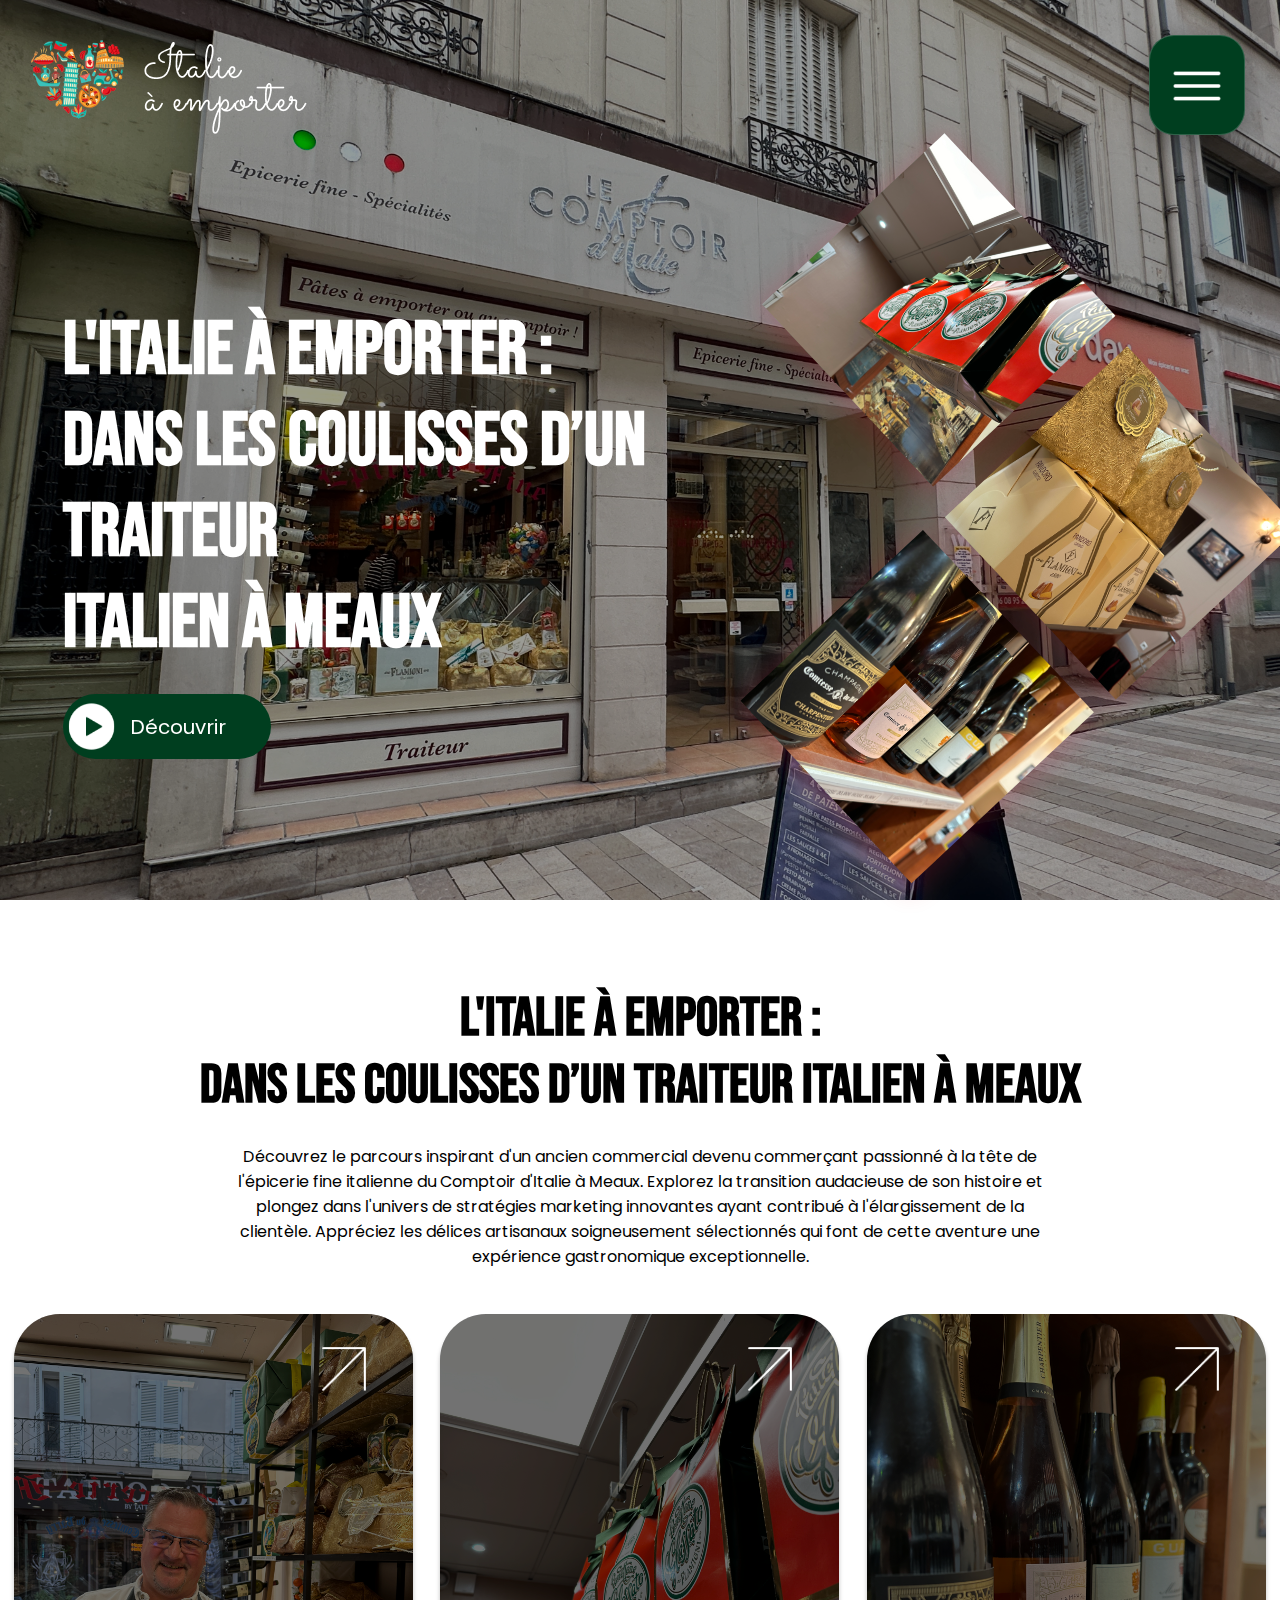
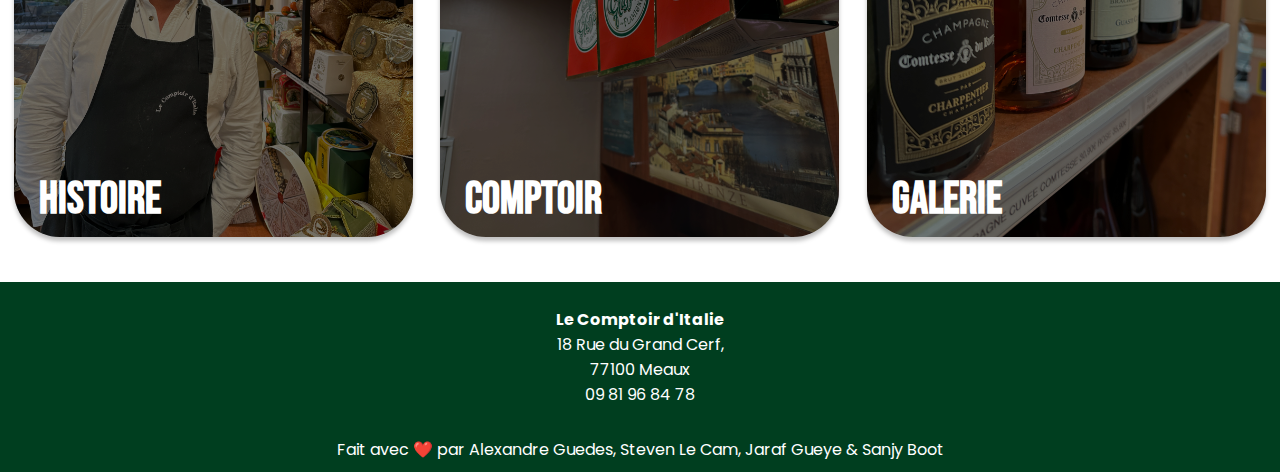
<file: index.html>
<!DOCTYPE html>
<html lang="en">
  <head>
    <meta charset="UTF-8" />
    <meta name="viewport" content="width=device-width, initial-scale=1.0" />
    <title>Le Comptoir D'Italie</title>
    <link rel="stylesheet" href="index.css" />
    <link rel="preconnect" href="https://fonts.googleapis.com" />
    <link rel="preconnect" href="https://fonts.gstatic.com" crossorigin />
    <link
      href="https://fonts.googleapis.com/css2?family=Bebas+Neue&display=swap"
      rel="stylesheet"
    />
    <link rel="preconnect" href="https://fonts.googleapis.com" />
    <link rel="preconnect" href="https://fonts.gstatic.com" crossorigin />
    <link
      href="https://fonts.googleapis.com/css2?family=Poppins&display=swap"
      rel="stylesheet"
    />
  </head>
  <body>
    <div class="hero-container">
      <div class="overlay"></div>
      <nav class="navbar">
        <div class="logo"><img src="assets/Group 9.png" /></div>
        <div class="burger-menu" id="burgerMenu">
          <img src="assets/Menu.png" />
        </div>
      </nav>
      <div class="menu-container" id="menuContainer">
        <div class="close-btn" id="closeBtn">&times;</div>
        <ul class="menu">
          <li><a href="index.html">Accueil</a></li>
          <li><a href="Histoire.html">Histoire</a></li>
          <li><a href="Comptoir.html">Comptoir</a></li>
          <li><a href="Galerie.html">Galerie</a></li>
        </ul>
      </div>
      <div class="main-container">
        <div class="title">
          <h1>
            L'Italie à emporter : <br />
            Dans les coulisses d’un traiteur <br />italien à Meaux
          </h1>
         <a href="#Begin"> <button class="discover" onclick="moov()">
            <img
              class="play"
              src="assets/Circled Play.png"
              style="width: 57px"
            />
            <span class="contain-discover">Découvrir</span>
          </button></a>
        </div>
        <div class="image-container">
          <div class="tuiles1">
            <img src="assets/IMG_0323.JPG" class="img-main" />
          </div>
          <div class="tuiles2">
            <img src="assets/IMG_0354.JPG" class="img-main" />
          </div>
          <div class="tuiles3">
            <img src="assets/IMG_0344.JPG" class="img-main" />
          </div>
        </div>
      </div>
    </div>
    <div id="Begin">
      <h2 class="Webdoc-title" style="color: black">
        L'Italie à emporter : <br />Dans les coulisses d’un traiteur italien à
        Meaux
      </h2>
      <p id="chapo">
        Découvrez le parcours inspirant d'un ancien commercial devenu commerçant
        passionné à la tête de l'épicerie fine italienne du Comptoir d'Italie à
        Meaux. Explorez la transition audacieuse de son histoire et plongez dans
        l'univers de stratégies marketing innovantes ayant contribué à
        l'élargissement de la clientèle. Appréciez les délices artisanaux
        soigneusement sélectionnés qui font de cette aventure une expérience
        gastronomique exceptionnelle.
      </p>
    </div>
    <div id="card-container">
      <a href="Histoire.html"><div class="card">
        <img src="assets/IMG_0360.JPG" class="img-cover" />
        <img src="assets/arrow-up-right.db98ceeb 1.png" class="arrow" />
        <h3>Histoire</h3>
        
      </div></a>
     <a href="Comptoir.html"> <div class="card">
        <img src="assets/IMG_0323.JPG" class="img-cover" />
        <img src="assets/arrow-up-right.db98ceeb 1.png" class="arrow" />
        <h3>Comptoir</h3>
        
      </div></a>
      <a href="Galerie.html"><div class="card">
        <img src="assets/IMG_0344.JPG" class="img-cover" />
        <img src="assets/arrow-up-right.db98ceeb 1.png" class="arrow" />
        <h3>Galerie</h3>
        
      </div></a>
    </div>
    <footer>
        <div class="foot-container">
            <h4>Le Comptoir d'Italie<br></h4>
            <p>18 Rue du Grand Cerf, <br>77100 Meaux <br></p>
            <p>09 81 96 84 78<br></p>
        </div>
        <span  class="spanin">Fait avec ❤️ par Alexandre Guedes, Steven Le Cam, Jaraf Gueye & Sanjy Boot</span>
    </footer>



    <script src="app.js"></script>
  </body>
</html>
</file>
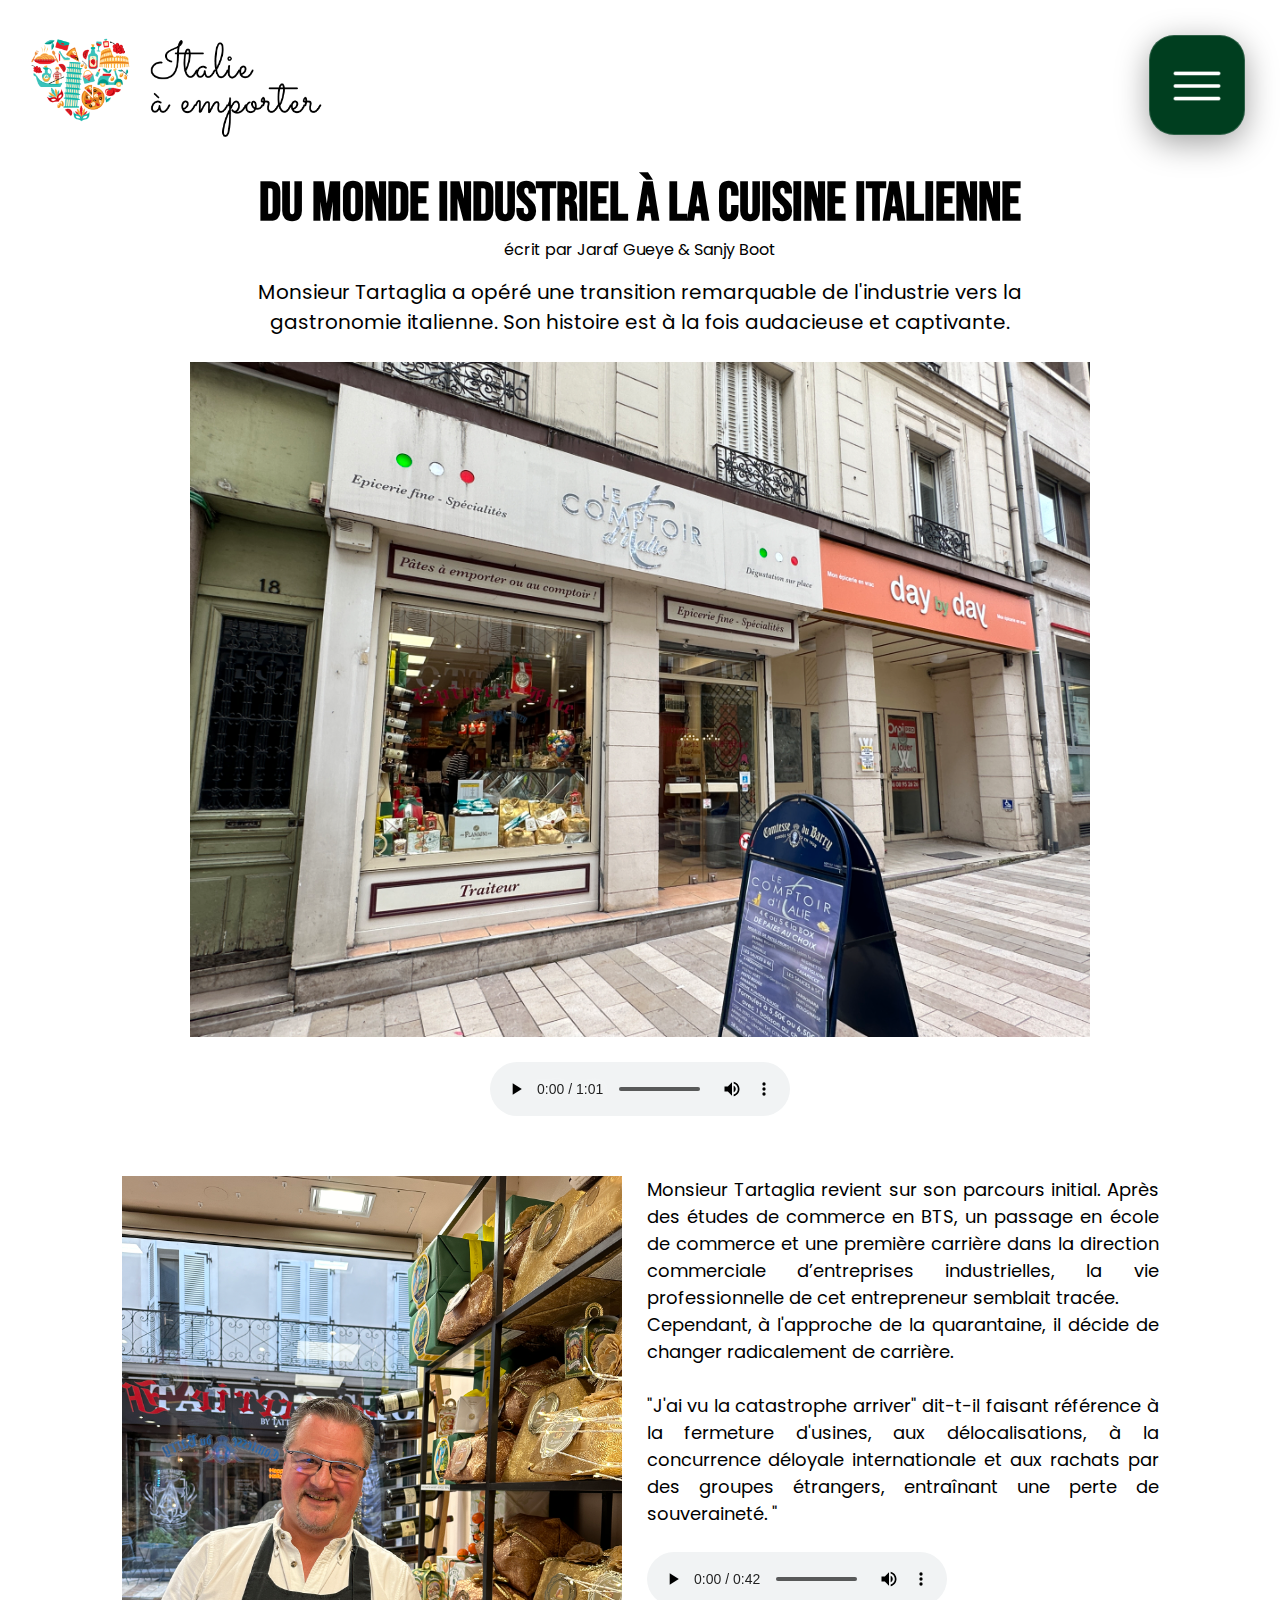
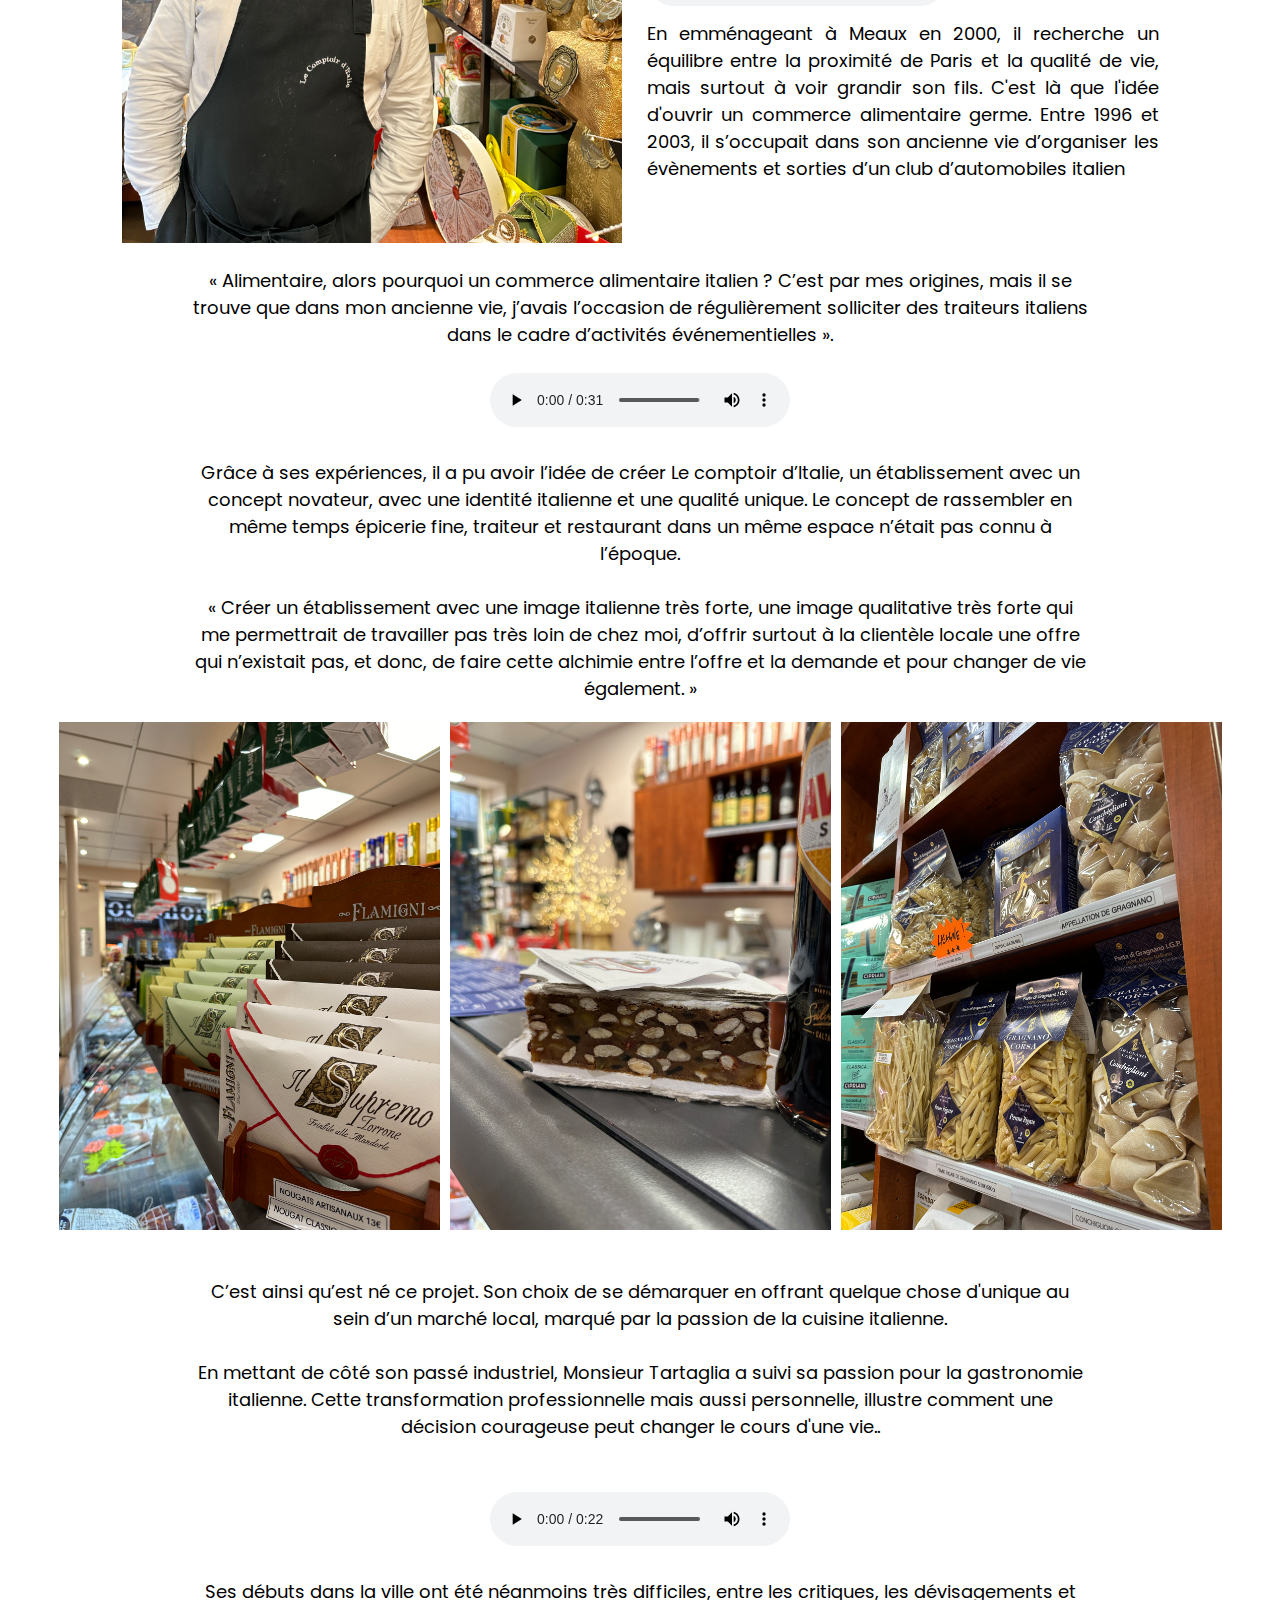
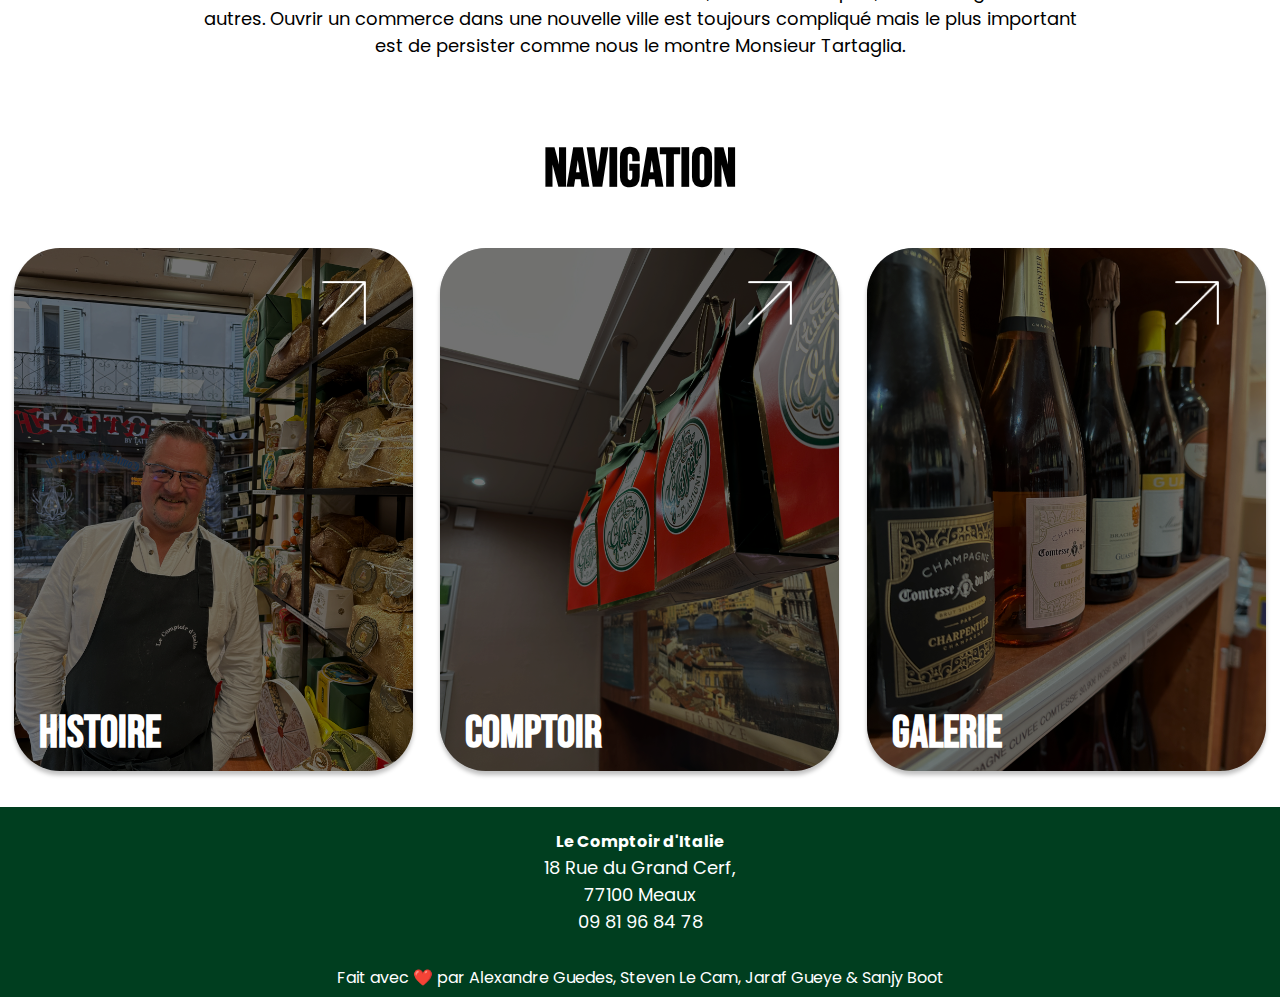
<file: Histoire.html>
<!DOCTYPE html>
<html lang="en">
  <head>
    <meta charset="UTF-8" />
    <meta name="viewport" content="width=device-width, initial-scale=1.0" />
    <link rel="stylesheet" href="index3.css" />
    <title>Histoire</title>
    <link
      href="https://fonts.googleapis.com/css2?family=Bebas+Neue&display=swap"
      rel="stylesheet"
    />
    <link rel="preconnect" href="https://fonts.googleapis.com" />
    <link rel="preconnect" href="https://fonts.gstatic.com" crossorigin />
    <link
      href="https://fonts.googleapis.com/css2?family=Poppins&display=swap"
      rel="stylesheet"
    />
    <link rel="preconnect" href="https://fonts.googleapis.com">
<link rel="preconnect" href="https://fonts.gstatic.com" crossorigin>
<link href="https://fonts.googleapis.com/css2?family=Poppins:ital@1&display=swap" rel="stylesheet">
  </head>
  <body>
   
    <nav class="navbar">
        <div class="logo"><img src="assets/Logo.png"  style="width: 300px;"/></div>
        <div class="burger-menu" id="burgerMenu">
          <img src="assets/Menu.png" />
        </div>
      </nav>
      <div class="menu-container" id="menuContainer">
        <div class="close-btn" id="closeBtn">&times;</div>
        <ul class="menu">
          <li><a href="index.html">Accueil</a></li>
          <li><a href="Histoire.html">Histoire</a></li>
          <li><a href="Comptoir.html">Comptoir</a></li>
          <li><a href="Galerie.html">Galerie</a></li>
        </ul>
      </div>
    <h2 style="text-align: center;">DU MONDE INDUSTRIEL À LA CUISINE ITALIENNE</h2>
    <span class="author" style="display: block; text-align: center;">écrit par Jaraf Gueye & Sanjy Boot</span>
    
    <p class="chapo" style="text-align: center;">Monsieur Tartaglia a opéré une transition remarquable de l'industrie vers la gastronomie italienne.
      Son histoire est à la fois audacieuse et captivante. </p>
    <img src="assets/IMG_0319.JPG" style="display: flex;
    justify-content: center;
    text-align: center;
    margin-left: auto;
    margin-right: auto;
    width: 900px;"/>
    <div style="display: flex; justify-content: center; padding:25px;">
        <audio controls>
            <source src="assets/Audio1.mp3" type="audio/mpeg">
            Your browser does not support the audio element.
        </audio>
    </div>
  

        <div class="text-image-container" style="margin-top:35px;">
            <div class="image">
              <img src="assets/IMG_0360.JPG" alt="Description de l'image"    />
            </div>
            <div class="text">
              <p>Monsieur Tartaglia revient sur son parcours initial. Après des études de commerce en BTS, un
                passage en école de commerce et une première carrière dans la direction commerciale d’entreprises
                industrielles, la vie professionnelle de cet entrepreneur semblait tracée.<br>
                Cependant, à l'approche de la quarantaine, il décide de changer radicalement de carrière. 
               
                
                <br><br>
               <p> "J'ai vu la catastrophe arriver" dit-t-il faisant référence à la fermeture d'usines, aux délocalisations, à
                la concurrence déloyale internationale et aux rachats par des groupes étrangers, entraînant une
                perte de souveraineté. "</p>

            </p>
            <audio controls style="margin-top: 25px; margin-bottom:7px;">
                <source src="assets/Numero_dos.MP3" type="audio/mpeg">
            </audio>
            <p>En emménageant à Meaux en 2000, il recherche un équilibre entre la proximité de Paris et la qualité
              de vie, mais surtout à voir grandir son fils. C'est là que l'idée d'ouvrir un commerce alimentaire
              germe. Entre 1996 et 2003, il s’occupait dans son ancienne vie d’organiser les évènements et sorties
              d’un club d’automobiles italien</p><br>
            </div>
          </div>
          <div class="para"> <p style="text-align:  center; margin-top:20px;">« Alimentaire, alors pourquoi un commerce alimentaire italien ? C’est par mes origines, mais il se
            trouve que dans mon ancienne vie, j’avais l’occasion de régulièrement solliciter des traiteurs italiens
            dans le cadre d’activités événementielles ».
            
          </p></div>
          <div style="display: flex; justify-content: center; padding:25px;">
            <audio controls>
                <source src="assets/Numero_tres_.MP3" type="audio/mpeg">
                Your browser does not support the audio element.
            </audio>
        </div>
          <div class="para"> <p style="text-align:  center; margin-top:7px;">Grâce à ses expériences, il a pu avoir l’idée de créer Le comptoir d’Italie, un établissement avec un
            concept novateur, avec une identité italienne et une qualité unique. Le concept de rassembler en
            même temps épicerie fine, traiteur et restaurant dans un même espace n’était pas connu à l’époque.
            <br><br>« Créer un établissement avec une image italienne très forte, une image qualitative très forte qui me
            permettrait de travailler pas très loin de chez moi, d’offrir surtout à la clientèle locale une offre qui
            n’existait pas, et donc, de faire cette alchimie entre l’offre et la demande et pour changer de vie
            également. »
            
            
            
          </p></div>
        <div class="pano-img" style="display: flex; justify-content: center;padding-top:15px; margin: 5px; gap:10px;">
            <img src="assets/IMG_0355.JPG" alt="" style="width: 30%;">
            <img src="assets/IMG_0359.JPG" alt="" style="width: 30%;">
            <img src="assets/IMG_0350.JPG" alt="" style="width: 30%;">
        </div>
<br><br>
          <div class="para"> <p style="text-align:  center; margin-top:7px;">C’est ainsi qu’est né ce projet. Son choix de se démarquer en offrant quelque chose d'unique au sein
            d’un marché local, marqué par la passion de la cuisine italienne.<br><br>
            En mettant de côté son passé industriel, Monsieur Tartaglia a suivi sa passion pour la gastronomie
            italienne. Cette transformation professionnelle mais aussi personnelle, illustre comment une décision
            courageuse peut changer le cours d'une vie..<br><br>

            
            
          </p></div>
          <div style="display: flex; justify-content: center; padding:25px;">
            <audio controls>
                <source src="assets/Numero_quatro_.MP3" type="audio/mpeg">
                Your browser does not support the audio element.
            </audio>
        </div>
        <div class="para"> <p style="text-align:  center; margin-top:7px;">Ses débuts dans la ville ont été néanmoins très difficiles, entre les critiques, les dévisagements et
          autres. Ouvrir un commerce dans une nouvelle ville est toujours compliqué mais le plus important
          est de persister comme nous le montre Monsieur Tartaglia. <br><br>

            
            
   

            
            
          </p></div>
        
         
          <h2 style="color:black; margin-top:50px;">Navigation</h2>
          <div id="card-container">
            <a href="Histoire.html"><div class="card">
              <img src="assets/IMG_0360.JPG" class="img-cover" />
              <img src="assets/arrow-up-right.db98ceeb 1.png" class="arrow" />
              <h3>Histoire</h3>
              
            </div></a>
           <a href="Comptoir.html"> <div class="card">
              <img src="assets/IMG_0323.JPG" class="img-cover" />
              <img src="assets/arrow-up-right.db98ceeb 1.png" class="arrow" />
              <h3>Comptoir</h3>
              
            </div></a>
            <a href="Galerie.html"><div class="card">
              <img src="assets/IMG_0344.JPG" class="img-cover" />
              <img src="assets/arrow-up-right.db98ceeb 1.png" class="arrow" />
              <h3>Galerie</h3>
              
            </div></a>
          </div>
         
      
      </div><br><br>
      <footer>
        <div class="foot-container">
            <h4>Le Comptoir d'Italie<br></h4>
            <p>18 Rue du Grand Cerf, <br>77100 Meaux <br></p>
            <p>09 81 96 84 78<br></p>
        </div>
        <span  class="spanin">Fait avec ❤️ par Alexandre Guedes, Steven Le Cam, Jaraf Gueye & Sanjy Boot</span>
    </footer>
      
          
      <script src="app.js"></script>
  </body>
</html>
</file>
<file: index.css>
@import url('https://fonts.googleapis.com/css2?family=Bebas+Neue&display=swap');
@import url('https://fonts.googleapis.com/css2?family=Poppins&display=swap');

:root {
    --primarycolor: #ef233c; /* Définir la couleur principale */
    --secondarycolor: #003e1f; /* Définir une deuxième couleur */
    --tertiarycolor: #d5f2e3; /* Définir une troisième couleur */
    --quaternarycolor: #d90429; /* Définir une quatrième couleur */
    --quinarycolor: #73ba9b; /* Définir une cinquième couleur */
  }

*{
    margin:0;
    padding:0;
    box-sizing:border-box;
    z-index:60;

}
html{
    scroll-behavior: smooth;
}
a{
    text-decoration: none;
}


.hero-container{
    background-image: url(assets/IMG_0319.JPG);
    height: 100vh;
background-size: cover;
backdrop-filter: blur(5px)


}
.overlay {
    position: absolute;
    top: 0;
    left: 0;
    width: 100%;
    height: 100%;
    background-color: rgba(0, 0, 0, 0.393); /* Vous pouvez ajuster le dernier paramètre pour changer l'opacité du filtre noir */
    z-index:10;
}


.navbar{
    display:flex;
 justify-content: space-between;
 padding:25px;
 align-items: center;
}
.burger-menu{
    background: var(--secondarycolor);
    box-shadow: 0 8px 32px 0 rgba(0, 0, 0, 0.37);
    backdrop-filter: blur( 20px );
    -webkit-backdrop-filter: blur( 20px );
    border-radius: 10px;
    border: 1px solid rgba( 255, 255, 255, 0.18 );
    margin:10px;
    padding: 12px 20px 6px 20px;
    border-radius: 25px;
    cursor: pointer;
   
}
#card-container{
    margin-top:45px;
    display:flex;
    justify-content: space-around;
}
h3{
    color:#fff;
    font-family: 'Bebas Neue';
    font-size:45px;
    margin:0 0 10px 25px;
}
.arrow{
   height: 100px;
   width: 100px;
   margin: 5px 0 0 280px;
}
.img-cover{
    filter: brightness(0.6);
    background: rgba(0, 0, 0, 0.252);
    width: 399px;
    height: 523px;
    border-radius: 46px;
    object-fit: fill;
    image-rendering: optimizeQuality;
    position: absolute;
    z-index: -99;
    transition: .5s;
    cursor:pointer;
    
    &:hover{
        filter: brightness(0.5);
       
    }

    
}

.card{
    z-index:100;
    background: rgba(0, 0, 0, 0.252);
    width: 399px;
    height: 523px;
    border-radius: 46px;
    box-shadow: 0px 4px 4px 0px rgba(0, 0, 0, 0.25);
    display: flex;
    flex-direction: column;
    justify-content: space-between;
    transition : transform 0.5s ease-in;
    animation: fadeIn 2s ease-in 1;
 
    &:hover{
        transform:scale(1.02);
      
        

    }

}


.menu-container {
    position: fixed;
    top: 0;
    right: -100%;  
    display:none;
    width: 100%;
    height: 100vh;
    background: rgba(0, 62, 31, 0.813);
    box-shadow: 0 8px 32px 0 rgba(0, 0, 0, 0.37);
    backdrop-filter: blur( 20px );
    -webkit-backdrop-filter: blur( 20px );

    transition: .5s ease;
z-index:90;
}

.menu {
    list-style: none;
    padding: 60px;
   display: flex;
   flex-direction: column;
   justify-content: center;
   place-items: center;
   margin-top:20vh;
   z-index:90;
   transition: .5s ease;
}

.menu li {
    margin-bottom: 20px;
}

.menu a {
    text-decoration: none;
    color: white;
    font-size: 28px;
    font-family: 'Poppins', sans-serif;
    transition: font-size 0.3s, border-bottom 0.3s; 
}
.menu a:hover{
    font-size: 38px; /* Augmentation de la taille de police au survol */
    border-bottom: 2px solid var(--primarycolor); 
}

.close-btn {
    position: absolute;
    top: 20px;
    right: 20px;
    color: white;
    font-size: 44px;
    cursor: pointer;
}
.close-btn:hover{
    color:var(--quaternarycolor);
}

h1{
    color:white;
    font-family: 'Bebas neue';
    font-size:75px;
    z-index:35;
}


.image-container{
    display: flex;
    flex-direction: column;
    gap: 15px;
    margin-right: 15%;
}

body{
    max-width: 100%;
    overflow-x: hidden; 
    scroll-behavior: smooth;
}
#Begin{
    margin-top:85px;
}
#chapo{
    margin-top:25px;
text-align: center;
font-family: 'poppins';
margin-left:25vh;
margin-right:25vh;
}
h2{
    
    text-align: center;
    font-family:'Bebas Neue';
    font-size:55px;
}


.tuiles1 {
    margin-right: 65%;
    margin-top: -5vh;
    transform: rotate(46.857deg) translate(0, 0);
    transition: transform 0.5s ease-in-out;
    
}

.tuiles2 {
    margin-right: 50%;
    transform: rotate(46.857deg) translate(90px, -158px);
    transition: transform 0.5s ease-in-out;

}

.tuiles3 {
    margin-right: 30%;
    margin-bottom: 30%;
    transform: rotate(46.857deg) translate(-104px, -49px);
    transition: transform 0.5s ease-in-out;

}

.img-main {
    box-shadow: 3px 5px 24px 5px rgba(217,4,41,0.17);
    width: 250px;
    height: 250px;
    object-fit: cover;
    z-index: 30;
    image-rendering: optimizeQuality;
    transition: transform 0.5s ease-in-out;

}


.tuiles1:hover .img-main,
.tuiles2:hover .img-main,
.tuiles3:hover .img-main {
    transform: scale(1.1);

}

.main-container{
    display: flex;
    justify-content: space-between;
}
.title{
    margin-top:15vh;
    margin-left:7vh;
}
.discover:hover {
    cursor: pointer;
    background-color: var(--quaternarycolor);
  }
.discover {
    transition: .5s ease;
    margin-top: 25px;
    width: 208px;
    height: 65px;
    border-radius: 62px;
    background-color: var(--secondarycolor);
    display: flex;
    align-items: center;
    justify-content: space-between;
    color: white;
    border-style: none;
  }

.contain-discover {
    font-size: 20px;
    margin-right: 45px;
    font-family: "Poppins";
  }
  footer {
    color:white;
    font-family:'Poppins';
    margin-top:45px;
    display: flex;
    flex-direction: column;
    align-items: center;
    justify-content: center;
    height: 190px;
    background-color: #003e1f; /* Réglez la hauteur du footer à 100% de la hauteur de la vue pour le centrer verticalement */
}

.foot-container {
    margin-top:15px;
    text-align: center;
}

.spanin {
margin-top:30px;
    margin-bottom: 0px; /* Ajoute un espace en dessous du span */
}

@keyframes fadeIn {
    0% {opacity: 0;}
    100% {opacity: 1;}
}

.element {
    animation: fadeIn 2s ease-in 1;
}
</file>
<file: index3.css>
@import url("https://fonts.googleapis.com/css2?family=Bebas+Neue&display=swap");
@import url("https://fonts.googleapis.com/css2?family=Poppins&display=swap");

:root {
  --primarycolor: #ef233c; /* Définir la couleur principale */
  --secondarycolor: #003e1f; /* Définir une deuxième couleur */
  --tertiarycolor: #d5f2e3; /* Définir une troisième couleur */
  --quaternarycolor: #d90429; /* Définir une quatrième couleur */
  --quinarycolor: #73ba9b; /* Définir une cinquième couleur */
}

* {
  margin: 0;
  padding: 0;
  box-sizing: border-box;
  z-index: 60;
}
a {
  text-decoration: none;
}

.hero-container {
  background-image: url(assets/IMG_0319.JPG);
  height: 100vh;
  background-size: cover;
  backdrop-filter: blur(5px);
}
.overlay {
  position: absolute;
  top: 0;
  left: 0;
  width: 100%;
  height: 100%;
  background-color: rgba(
    0,
    0,
    0,
    0.393
  ); /* Vous pouvez ajuster le dernier paramètre pour changer l'opacité du filtre noir */
  z-index: 10;
}

.navbar {
  display: flex;
  justify-content: space-between;
  padding: 25px;
  align-items: center;
}
.burger-menu {
  background: var(--secondarycolor);
  box-shadow: 0 8px 32px 0 rgba(0, 0, 0, 0.37);
  backdrop-filter: blur(20px);
  -webkit-backdrop-filter: blur(20px);
  border-radius: 10px;
  border: 1px solid rgba(255, 255, 255, 0.18);
  margin: 10px;
  padding: 12px 20px 6px 20px;
  border-radius: 25px;
  cursor: pointer;
}
#card-container {
  margin-top: 45px;
  display: flex;
  justify-content: space-around;
}
h3 {
  color: #fff;
  font-family: "Bebas Neue";
  font-size: 45px;
  margin: 0 0 10px 25px;
}
.arrow {
  height: 100px;
  width: 100px;
  margin: 5px 0 0 280px;
}
.img-cover {
  filter: brightness(0.6);
  background: rgba(0, 0, 0, 0.252);
  width: 399px;
  height: 523px;
  border-radius: 46px;
  object-fit: fill;
  image-rendering: optimizeQuality;
  position: absolute;
  z-index: -99;
  transition: 0.5s;
  cursor: pointer;

  &:hover {
    filter: brightness(0.5);
  }
}

.card {
  z-index: 100;
  background: rgba(0, 0, 0, 0.252);
  width: 399px;
  height: 523px;
  border-radius: 46px;
  box-shadow: 0px 4px 4px 0px rgba(0, 0, 0, 0.25);
  display: flex;
  flex-direction: column;
  justify-content: space-between;
  transition: transform 0.5s ease-in;
  animation: fadeIn 2s ease-in 1;

  &:hover {
    transform: scale(1.02);
  }
}

.menu-container {
  position: fixed;
  top: 0;
  right: -100%;
  display: none;
  width: 100%;
  height: 100vh;
  background: rgba(0, 62, 31, 0.813);
  box-shadow: 0 8px 32px 0 rgba(0, 0, 0, 0.37);
  backdrop-filter: blur(20px);
  -webkit-backdrop-filter: blur(20px);

  transition: 0.5s ease;
  z-index: 90;
}

.menu {
  list-style: none;
  padding: 60px;
  display: flex;
  flex-direction: column;
  justify-content: center;
  place-items: center;
  margin-top: 20vh;
  z-index: 90;
  transition: 0.5s ease;
}

.menu li {
  margin-bottom: 20px;
}

.menu a {
  text-decoration: none;
  color: white;
  font-size: 28px;
  font-family: "Poppins", sans-serif;
  transition: font-size 0.3s, border-bottom 0.3s;
}
.menu a:hover {
  font-size: 38px; /* Augmentation de la taille de police au survol */
  border-bottom: 2px solid var(--primarycolor);
}

.close-btn {
  position: absolute;
  top: 20px;
  right: 20px;
  color: white;
  font-size: 44px;
  cursor: pointer;
}
.close-btn:hover {
  color: var(--quaternarycolor);
}

h1 {
  color: white;
  font-family: "Bebas neue";
  font-size: 75px;
  z-index: 35;
}

.image-container {
  display: flex;
  flex-direction: column;
  gap: 25px;
  margin-right: 45px;
}

body {
  max-width: 100%;
  overflow-x: hidden;
  scroll-behavior: smooth;
}
#Begin {
  margin-top: 85px;
}
#chapo {
  margin-top: 25px;
  text-align: center;
  font-family: "poppins";
  margin-left: 25vh;
  margin-right: 25vh;
}
h2 {
  text-align: center;
  font-family: "Bebas Neue";
  font-size: 55px;
}

.tuiles1 {
  margin-right: 30vh;
  margin-top: -5vh;
  transform: rotate(46.857deg) translate(0, 0);
  transition: transform 0.5s ease-in-out;
}

.tuiles2 {
  margin-right: 20vh;
  transform: rotate(46.857deg) translate(90px, -158px);
  transition: transform 0.5s ease-in-out;
}

.tuiles3 {
  margin-right: 15vh;
  margin-bottom: 15vh;
  transform: rotate(46.857deg) translate(-104px, -49px);
  transition: transform 0.5s ease-in-out;
}

.img-main {
  box-shadow: 3px 5px 24px 5px rgba(217, 4, 41, 0.17);
  width: 250px;
  height: 250px;
  object-fit: cover;
  z-index: 30;
  image-rendering: optimizeQuality;
  transition: transform 0.5s ease-in-out;
}

.tuiles1:hover .img-main,
.tuiles2:hover .img-main,
.tuiles3:hover .img-main {
  transform: scale(1.1);
}

.main-container {
  display: flex;
  justify-content: space-between;
}
.title {
  margin-top: 15vh;
  margin-left: 7vh;
}
.discover:hover {
  cursor: pointer;
  background-color: var(--quaternarycolor);
}
.discover {
  transition: 0.5s ease;
  margin-top: 25px;
  width: 208px;
  height: 65px;
  border-radius: 62px;
  background-color: var(--secondarycolor);
  display: flex;
  align-items: center;
  justify-content: space-between;
  color: white;
  border-style: none;
}

.contain-discover {
  font-size: 20px;
  margin-right: 45px;
  font-family: "Poppins";
}
footer {
  color: white;
  font-family: "Poppins";
  margin-top: 45px;
  display: flex;
  flex-direction: column;
  align-items: center;
  justify-content: center;
  height: 190px;
  background-color: #003e1f; /* Réglez la hauteur du footer à 100% de la hauteur de la vue pour le centrer verticalement */
}

.foot-container {
  margin-top: 15px;
  text-align: center;
}

.spanin {
  margin-top: 30px;
  margin-bottom: 0px; /* Ajoute un espace en dessous du span */
}

@keyframes fadeIn {
  0% {
    opacity: 0;
  }
  100% {
    opacity: 1;
  }
}

.element {
  animation: fadeIn 2s ease-in 1;
}
.author {
  font-family: "Poppins";
  text-align: center;
  color: black;
  margin: 0 auto;
}
.chapo {
  font-family: "Poppins";
  text-align: center;
  color: black;
  margin: 0 auto;
  margin-top: 10px;
  margin-bottom: 25px;
  font-size: 20px;
  width: 70%;
}
.para {
  display: flex;
  justify-content: center;
  align-items: center;
  text-align: center;
}

.para p {
  text-align: center;

  font-family: "Poppins";
  width: 70%;
}

@import url("https://fonts.googleapis.com/css2?family=Bebas+Neue&display=swap");
@import url("https://fonts.googleapis.com/css2?family=Poppins&display=swap");

@import url("https://fonts.googleapis.com/css2?family=Poppins:ital@1&display=swap");

body,
html {
  margin: 0;
  padding: 0;
  height: 100%;
}

.video-container {
  display: flex;
  align-items: center;
  justify-content: center;
  flex-direction: column;
  height: 100vh;
  background-color: var(--tertiarycolor);
}

iframe {
  width: 70%; /* Ajustez la largeur selon vos besoins */
  height: 70%;
}

#hide-button {
  background-color: #003e1f;
  border-width: 0px;
  width: 150px;
  height: 50px;
  color: white;
  border-radius: 40px;
  font-family: "Poppins";
  margin-top: 15px;
  transition: 0.5s ease-out;
  cursor: pointer;
  &:hover {
    background-color: #d90429;
    color: white;
  }
}

.content {
  text-align: center;
  color: white;
  padding: 20px;
}
.navbar {
  display: flex;
  justify-content: space-between;
  padding: 25px;
  align-items: center;
}
.burger-menu {
  background: var(--secondarycolor);
  box-shadow: 0 8px 32px 0 rgba(0, 0, 0, 0.37);
  backdrop-filter: blur(20px);
  -webkit-backdrop-filter: blur(20px);
  border-radius: 10px;
  border: 1px solid rgba(255, 255, 255, 0.18);
  margin: 10px;
  padding: 12px 20px 6px 20px;
  border-radius: 25px;
  cursor: pointer;
}
@import url("https://fonts.googleapis.com/css2?family=Bebas+Neue&display=swap");
@import url("https://fonts.googleapis.com/css2?family=Poppins&display=swap");

:root {
  --primarycolor: #ef233c; /* Définir la couleur principale */
  --secondarycolor: #003e1f; /* Définir une deuxième couleur */
  --tertiarycolor: #d5f2e3; /* Définir une troisième couleur */
  --quaternarycolor: #d90429; /* Définir une quatrième couleur */
  --quinarycolor: #73ba9b; /* Définir une cinquième couleur */
}
.content {
  display: none;
}
* {
  margin: 0;
  padding: 0;
  box-sizing: border-box;
  z-index: 60;
}

.hero-container {
  background-image: url(assets/IMG_0319.JPG);
  height: 100vh;
  background-size: cover;
  backdrop-filter: blur(5px);
}
.overlay {
  position: absolute;
  top: 0;
  left: 0;
  width: 100%;
  height: 100%;
  background-color: rgba(
    0,
    0,
    0,
    0.393
  ); /* Vous pouvez ajuster le dernier paramètre pour changer l'opacité du filtre noir */
  z-index: 10;
}

.navbar {
  display: flex;
  justify-content: space-between;
  padding: 25px;
  align-items: center;
}
.burger-menu {
  background: var(--secondarycolor);
  box-shadow: 0 8px 32px 0 rgba(0, 0, 0, 0.37);
  backdrop-filter: blur(20px);
  -webkit-backdrop-filter: blur(20px);
  border-radius: 10px;
  border: 1px solid rgba(255, 255, 255, 0.18);
  margin: 10px;
  padding: 12px 20px 6px 20px;
  border-radius: 25px;
  cursor: pointer;
}
#card-container {
  margin-top: 45px;
  display: flex;
  justify-content: space-around;
}
h3 {
  color: #fff;
  font-family: "Bebas Neue";
  font-size: 45px;
  margin: 0 0 10px 25px;
}
.arrow {
  height: 100px;
  width: 100px;
  margin: 5px 0 0 280px;
}
.img-cover {
  filter: brightness(0.6);
  background: rgba(0, 0, 0, 0.252);
  width: 399px;
  height: 523px;
  border-radius: 46px;
  object-fit: fill;
  image-rendering: optimizeQuality;
  position: absolute;
  z-index: -99;
  transition: 0.5s;
  cursor: pointer;

  &:hover {
    filter: brightness(0.5);
  }
}

.card {
  z-index: 100;
  background: rgba(0, 0, 0, 0.252);
  width: 399px;
  height: 523px;
  border-radius: 46px;
  box-shadow: 0px 4px 4px 0px rgba(0, 0, 0, 0.25);
  display: flex;
  flex-direction: column;
  justify-content: space-between;
  transition: transform 0.5s ease-in;

  &:hover {
    transform: scale(1.02);
  }
}

.menu-container {
  position: fixed;
  top: 0;
  right: -100%;
  display: none;
  width: 100%;
  height: 100vh;
  background: rgba(0, 62, 31, 0.813);
  box-shadow: 0 8px 32px 0 rgba(0, 0, 0, 0.37);
  backdrop-filter: blur(20px);
  -webkit-backdrop-filter: blur(20px);

  transition: 0.5s ease;
  z-index: 90;
}

.menu {
  list-style: none;
  padding: 60px;
  display: flex;
  flex-direction: column;
  justify-content: center;
  place-items: center;
  margin-top: 20vh;
  z-index: 90;
  transition: 0.5s ease;
}

.menu li {
  margin-bottom: 20px;
}

.menu a {
  text-decoration: none;
  color: white;
  font-size: 28px;
  font-family: "Poppins", sans-serif;
  transition: font-size 0.3s, border-bottom 0.3s;
}
.menu a:hover {
  font-size: 38px; /* Augmentation de la taille de police au survol */
  border-bottom: 2px solid var(--primarycolor);
}

.close-btn {
  position: absolute;
  top: 20px;
  right: 20px;
  color: white;
  font-size: 44px;
  cursor: pointer;
}
.close-btn:hover {
  color: var(--quaternarycolor);
}

h1 {
  color: white;
  font-family: "Bebas neue";
  font-size: 75px;
  z-index: 35;
}

body {
  max-width: 100%;
  overflow-x: hidden;
}
#Begin {
  margin-top: 85px;
}
#chapo {
  margin-top: 25px;
  text-align: center;
  font-family: "poppins";
  margin-left: 25vh;
  margin-right: 25vh;
}
h2 {
  color: black;
  text-align: center;
  font-family: "Bebas Neue";
  font-size: 55px;
}

.tuiles1 {
  margin-right: 30vh;
  margin-top: -5vh;
  transform: rotate(46.857deg) translate(0, 0);
  transition: transform 0.5s ease-in-out;
}

.tuiles2 {
  margin-right: 20vh;
  transform: rotate(46.857deg) translate(90px, -158px);
  transition: transform 0.5s ease-in-out;
}

.tuiles3 {
  margin-right: 15vh;
  margin-bottom: 15vh;
  transform: rotate(46.857deg) translate(-104px, -49px);
  transition: transform 0.5s ease-in-out;
}

.img-main {
  box-shadow: 3px 5px 24px 5px rgba(217, 4, 41, 0.17);
  width: 250px;
  height: 250px;
  object-fit: cover;
  z-index: 30;
  image-rendering: optimizeQuality;
  transition: transform 0.5s ease-in-out;
}

.tuiles1:hover .img-main,
.tuiles2:hover .img-main,
.tuiles3:hover .img-main {
  transform: scale(1.1);
}

.main-container {
  display: flex;
  justify-content: space-between;
}
.title {
  margin-top: 15vh;
  margin-left: 7vh;
}
.discover:hover {
  cursor: pointer;
  background-color: var(--quaternarycolor);
}
.discover {
  transition: 0.5s ease;
  margin-top: 25px;
  width: 208px;
  height: 65px;
  border-radius: 62px;
  background-color: var(--secondarycolor);
  display: flex;
  align-items: center;
  justify-content: space-between;
  color: white;
  border-style: none;
}

.contain-discover {
  font-size: 20px;
  margin-right: 45px;
  font-family: "Poppins";
}
a {
  text-decoration: none;
}
footer {
  color: white;
  font-family: "Poppins";
  margin-top: 0px;
  display: flex;
  flex-direction: column;
  align-items: center;
  justify-content: center;
  height: 190px;
  background-color: #003e1f;
  width: 100%; /* Réglez la hauteur du footer à 100% de la hauteur de la vue pour le centrer verticalement */
}

.foot-container {
  margin-top: 15px;
  text-align: center;
}

.spanin {
  margin-top: 30px;
  margin-bottom: 0px; /* Ajoute un espace en dessous du span */
}
.bouton-video {
  text-align: center;
}
#show-button {
  background-color: #003e1f;
  border-width: 0px;
  width: 150px;
  height: 50px;
  color: white;
  border-radius: 40px;
  font-family: "Poppins";
  margin-top: 15px;
  transition: 0.5s ease-out;
  cursor: pointer;
  &:hover {
    background-color: #d90429;
    color: white;
  }
}
.chapo {
  margin-top: 15px;
  margin-left: auto;
  margin-right: auto;
  padding-left: 15px;
  padding-right: 15px;
  display: flex;
  justify-content: center;
  align-items: center;
  width: 70%;
  font-family: "Poppins";
}
.image-container {
  margin-top: 20px;
  display: flex;
  justify-content: center;
  gap: 0px; /* Ajustez cette valeur pour modifier l'espacement */
}

.image-container img {
  width: 100vw; /* Prend toute la largeur de l'écran */
  height: 600px; /* Hauteur fixe de 550px */
  object-fit: contain; /* Maintient l'aspect ratio de l'image */
  image-rendering: -webkit-optimize-contrast; /* Pour les navigateurs basés sur Webkit comme Chrome et Safari */
  image-rendering: crisp-edges; /* Pour les autres navigateurs */
}
.text-image-container {
  display: flex;
  justify-content: center;
  gap: 25px;
}

.text-image-container .text {
  width: 40%;
  text-align: justify;
  color: black;
  font-family: "poppins";

}

.text-image-container .image img {

  width: 680px; /* Ajustez cette valeur pour modifier la taille de l'image */
  height: auto;
 /* Cela permet de maintenir le ratio d'aspect de l'image */
}
.content-basic {
  color: black;
  font-family: "Poppins", sans-serif; /* Applique la police Poppins */
  text-align: justify; /* Justifie le texte */
  margin: 45px auto 0; /* Décale le texte de 25px en hauteur */
  max-width: 70%;
}
.center-text {
  text-align: center;
}
.img-centerize {
  margin-top: 15px;
  display: flex;
  justify-content: center;
}
.img-centerize img {
  width: 800px;
  height: auto;
}
.text-image-container .image2 img {
  margin-right: 105px;
  width: 680px; /* Ajustez cette valeur pour modifier la taille de l'image */
  height: auto; /* Cela permet de maintenir le ratio d'aspect de l'image */
}
.text-image-container .text2 {
  width: 40%;
  text-align: justify;
  color: black;
  font-family: "poppins";
  margin-left: 105px;
}
.myClass {
  width: 80%; /* Modifiez cette valeur pour ajuster la largeur */
  height: 700px; /* Modifiez cette valeur pour ajuster la hauteur */
}
.centered-text {
  margin: 35px 105px 0px 105px; /* Ajoute des marges de 90px à gauche et à droite */
  text-align: justify;
  /* Centre le texte */
}
p {
  font-size: 18px;
}
.citations {
  color: black;
  margin: 35px;
  font-family: "Poppins";
  font-style: italic;
}

/* Pour Webkit (Chrome, Safari) */
::-webkit-scrollbar {
  width: 10px; /* Largeur de la barre de défilement */
}

::-webkit-scrollbar-track {
  background: var(--quinarycolor); /* Couleur de fond de la piste */
}

::-webkit-scrollbar-thumb {
  background: #003e1f;
  border-radius: 40px; /* Couleur de la barre de défilement */
}

::-webkit-scrollbar-thumb:hover {
  background: #555; /* Couleur de la barre de défilement au survol */
}

.image-container {
  margin-top: 20px;
  display: flex;
  justify-content: center;
  gap: 0px; /* Ajustez cette valeur pour modifier l'espacement */
}

.image-container img {
  width: 100vw; /* Prend toute la largeur de l'écran */
  height: 600px; /* Hauteur fixe de 550px */
  object-fit: contain; /* Maintient l'aspect ratio de l'image */
  image-rendering: -webkit-optimize-contrast; /* Pour les navigateurs basés sur Webkit comme Chrome et Safari */
  image-rendering: crisp-edges; /* Pour les autres navigateurs */
}

@import url("https://fonts.googleapis.com/css2?family=Bebas+Neue&display=swap");
@import url("https://fonts.googleapis.com/css2?family=Poppins&display=swap");

@import url("https://fonts.googleapis.com/css2?family=Poppins:ital@1&display=swap");

body,
html {
  margin: 0;
  padding: 0;
  height: 100%;
}

.video-container {
  display: flex;
  align-items: center;
  justify-content: center;
  flex-direction: column;
  height: 100vh;
  background-color: var(--tertiarycolor);
}

#hide-button {
  background-color: #003e1f;
  border-width: 0px;
  width: 150px;
  height: 50px;
  color: white;
  border-radius: 40px;
  font-family: "Poppins";
  margin-top: 15px;
  transition: 0.5s ease-out;
  cursor: pointer;
  &:hover {
    background-color: #d90429;
    color: white;
  }
}

.content {
  text-align: center;
  color: white;
  padding: 20px;
}
.navbar {
  display: flex;
  justify-content: space-between;
  padding: 25px;
  align-items: center;
}
.burger-menu {
  background: var(--secondarycolor);
  box-shadow: 0 8px 32px 0 rgba(0, 0, 0, 0.37);
  backdrop-filter: blur(20px);
  -webkit-backdrop-filter: blur(20px);
  border-radius: 10px;
  border: 1px solid rgba(255, 255, 255, 0.18);
  margin: 10px;
  padding: 12px 20px 6px 20px;
  border-radius: 25px;
  cursor: pointer;
}
@import url("https://fonts.googleapis.com/css2?family=Bebas+Neue&display=swap");
@import url("https://fonts.googleapis.com/css2?family=Poppins&display=swap");

:root {
  --primarycolor: #ef233c; /* Définir la couleur principale */
  --secondarycolor: #003e1f; /* Définir une deuxième couleur */
  --tertiarycolor: #d5f2e3; /* Définir une troisième couleur */
  --quaternarycolor: #d90429; /* Définir une quatrième couleur */
  --quinarycolor: #73ba9b; /* Définir une cinquième couleur */
}
.content {
  display: none;
}
* {
  margin: 0;
  padding: 0;
  box-sizing: border-box;
  z-index: 60;
}

.hero-container {
  background-image: url(assets/IMG_0319.JPG);
  height: 100vh;
  background-size: cover;
  backdrop-filter: blur(5px);
}
.overlay {
  position: absolute;
  top: 0;
  left: 0;
  width: 100%;
  height: 100%;
  background-color: rgba(
    0,
    0,
    0,
    0.393
  ); /* Vous pouvez ajuster le dernier paramètre pour changer l'opacité du filtre noir */
  z-index: 10;
}

.navbar {
  display: flex;
  justify-content: space-between;
  padding: 25px;
  align-items: center;
}
.burger-menu {
  background: var(--secondarycolor);
  box-shadow: 0 8px 32px 0 rgba(0, 0, 0, 0.37);
  backdrop-filter: blur(20px);
  -webkit-backdrop-filter: blur(20px);
  border-radius: 10px;
  border: 1px solid rgba(255, 255, 255, 0.18);
  margin: 10px;
  padding: 12px 20px 6px 20px;
  border-radius: 25px;
  cursor: pointer;
}
#card-container {
  margin-top: 45px;
  display: flex;
  justify-content: space-around;
}
h3 {
  color: #fff;
  font-family: "Bebas Neue";
  font-size: 45px;
  margin: 0 0 10px 25px;
}
.arrow {
  height: 100px;
  width: 100px;
  margin: 5px 0 0 280px;
}
.img-cover {
  filter: brightness(0.6);
  background: rgba(0, 0, 0, 0.252);
  width: 399px;
  height: 523px;
  border-radius: 46px;
  object-fit: fill;
  image-rendering: optimizeQuality;
  position: absolute;
  z-index: -99;
  transition: 0.5s;
  cursor: pointer;

  &:hover {
    filter: brightness(0.5);
  }
}

.card {
  z-index: 100;
  background: rgba(0, 0, 0, 0.252);
  width: 399px;
  height: 523px;
  border-radius: 46px;
  box-shadow: 0px 4px 4px 0px rgba(0, 0, 0, 0.25);
  display: flex;
  flex-direction: column;
  justify-content: space-between;
  transition: transform 0.5s ease-in;

  &:hover {
    transform: scale(1.02);
  }
}

.menu-container {
  position: fixed;
  top: 0;
  right: -100%;
  display: none;
  width: 100%;
  height: 100vh;
  background: rgba(0, 62, 31, 0.813);
  box-shadow: 0 8px 32px 0 rgba(0, 0, 0, 0.37);
  backdrop-filter: blur(20px);
  -webkit-backdrop-filter: blur(20px);

  transition: 0.5s ease;
  z-index: 90;
}

.menu {
  list-style: none;
  padding: 60px;
  display: flex;
  flex-direction: column;
  justify-content: center;
  place-items: center;
  margin-top: 20vh;
  z-index: 90;
  transition: 0.5s ease;
}

.menu li {
  margin-bottom: 20px;
}

.menu a {
  text-decoration: none;
  color: white;
  font-size: 28px;
  font-family: "Poppins", sans-serif;
  transition: font-size 0.3s, border-bottom 0.3s;
}
.menu a:hover {
  font-size: 38px; /* Augmentation de la taille de police au survol */
  border-bottom: 2px solid var(--primarycolor);
}

.close-btn {
  position: absolute;
  top: 20px;
  right: 20px;
  color: white;
  font-size: 44px;
  cursor: pointer;
}
.close-btn:hover {
  color: var(--quaternarycolor);
}

h1 {
  color: white;
  font-family: "Bebas neue";
  font-size: 75px;
  z-index: 35;
}

body {
  max-width: 100%;
  overflow-x: hidden;
}
#Begin {
  margin-top: 85px;
}
#chapo {
  margin-top: 25px;
  text-align: center;
  font-family: "poppins";
  margin-left: 25vh;
  margin-right: 25vh;
}
h2 {
  color: black;
  text-align: center;
  font-family: "Bebas Neue";
  font-size: 55px;
}

.main-container {
  display: flex;
  justify-content: space-between;
}
.title {
  margin-top: 15vh;
  margin-left: 7vh;
}
.discover:hover {
  cursor: pointer;
  background-color: var(--quaternarycolor);
}
.discover {
  transition: 0.5s ease;
  margin-top: 25px;
  width: 208px;
  height: 65px;
  border-radius: 62px;
  background-color: var(--secondarycolor);
  display: flex;
  align-items: center;
  justify-content: space-between;
  color: white;
  border-style: none;
}

.contain-discover {
  font-size: 20px;
  margin-right: 45px;
  font-family: "Poppins";
}
a {
  text-decoration: none;
}
footer {
  color: white;
  font-family: "Poppins";
  margin-top: 0px;
  display: flex;
  flex-direction: column;
  align-items: center;
  justify-content: center;
  height: 190px;
  background-color: #003e1f;
  width: 100%; /* Réglez la hauteur du footer à 100% de la hauteur de la vue pour le centrer verticalement */
}

.foot-container {
  margin-top: 15px;
  text-align: center;
}

.spanin {
  margin-top: 30px;
  margin-bottom: 0px; /* Ajoute un espace en dessous du span */
}
.bouton-video {
  text-align: center;
}
#show-button {
  background-color: #003e1f;
  border-width: 0px;
  width: 150px;
  height: 50px;
  color: white;
  border-radius: 40px;
  font-family: "Poppins";
  margin-top: 15px;
  transition: 0.5s ease-out;
  cursor: pointer;
  &:hover {
    background-color: #d90429;
    color: white;
  }
}
.chapo {
  margin-top: 15px;
  margin-left: auto;
  margin-right: auto;
  padding-left: 15px;
  padding-right: 15px;
  display: flex;
  justify-content: center;
  align-items: center;
  width: 70%;
  font-family: "Poppins";
}
.image-container {
  margin-top: 20px;
  display: flex;
  justify-content: center;
  gap: 0px; /* Ajustez cette valeur pour modifier l'espacement */
}

.image-container img {
  width: 100vw; /* Prend toute la largeur de l'écran */
  height: 600px; /* Hauteur fixe de 550px */
  object-fit: contain; /* Maintient l'aspect ratio de l'image */
  image-rendering: -webkit-optimize-contrast; /* Pour les navigateurs basés sur Webkit comme Chrome et Safari */
  image-rendering: crisp-edges; /* Pour les autres navigateurs */
}


.text-image-container .text {
  width: 40%;
  text-align: justify;
  color: black;
  font-family: "poppins";
}

.text-image-container .image img {
  width: 500px; /* Ajustez cette valeur pour modifier la taille de l'image */
  height: auto;
  /* Cela permet de maintenir le ratio d'aspect de l'image */
}
.content-basic {
  color: black;
  font-family: "Poppins", sans-serif; /* Applique la police Poppins */
  text-align: justify; /* Justifie le texte */
  margin: 45px auto 0; /* Décale le texte de 25px en hauteur */
  max-width: 70%;
}
.center-text {
  text-align: center;
}
.img-centerize {
  margin-top: 15px;
  display: flex;
  justify-content: center;
}
.img-centerize img {
  width: 800px;
  height: auto;
}
.text-image-container .image2 img {
  width: 680px; /* Ajustez cette valeur pour modifier la taille de l'image */
  height: auto; /* Cela permet de maintenir le ratio d'aspect de l'image */
}
.text-image-container .text2 {
  width: 40%;
  text-align: justify;
  color: black;
  font-family: "poppins";
}
.myClass {
  width: 80%; /* Modifiez cette valeur pour ajuster la largeur */
  height: 700px; /* Modifiez cette valeur pour ajuster la hauteur */
}
.centered-text {
  margin: 35px 105px 0px 105px; /* Ajoute des marges de 90px à gauche et à droite */
  text-align: justify;
  /* Centre le texte */
}

.citations {
  color: black;
  margin: 35px;
  font-family: "Poppins";
  font-style: italic;
}
/* Pour Webkit (Chrome, Safari) */
::-webkit-scrollbar {
  width: 10px; /* Largeur de la barre de défilement */
}

::-webkit-scrollbar-track {
  background: var(--quinarycolor); /* Couleur de fond de la piste */
}

::-webkit-scrollbar-thumb {
  background: #003e1f;
  border-radius: 40px; /* Couleur de la barre de défilement */
}

::-webkit-scrollbar-thumb:hover {
  background: #555; /* Couleur de la barre de défilement au survol */
}

/* Média query pour les écrans plus grands que 1024px */
/*@media (min-width: 1024px) {
    /* Ajoutez vos styles CSS spécifiques pour les grands écrans ici */
/*
    .text-image-container .image img {
        width: 500px;
        height: auto;
        margin-left: 40vh;
    }
    */
</file>
